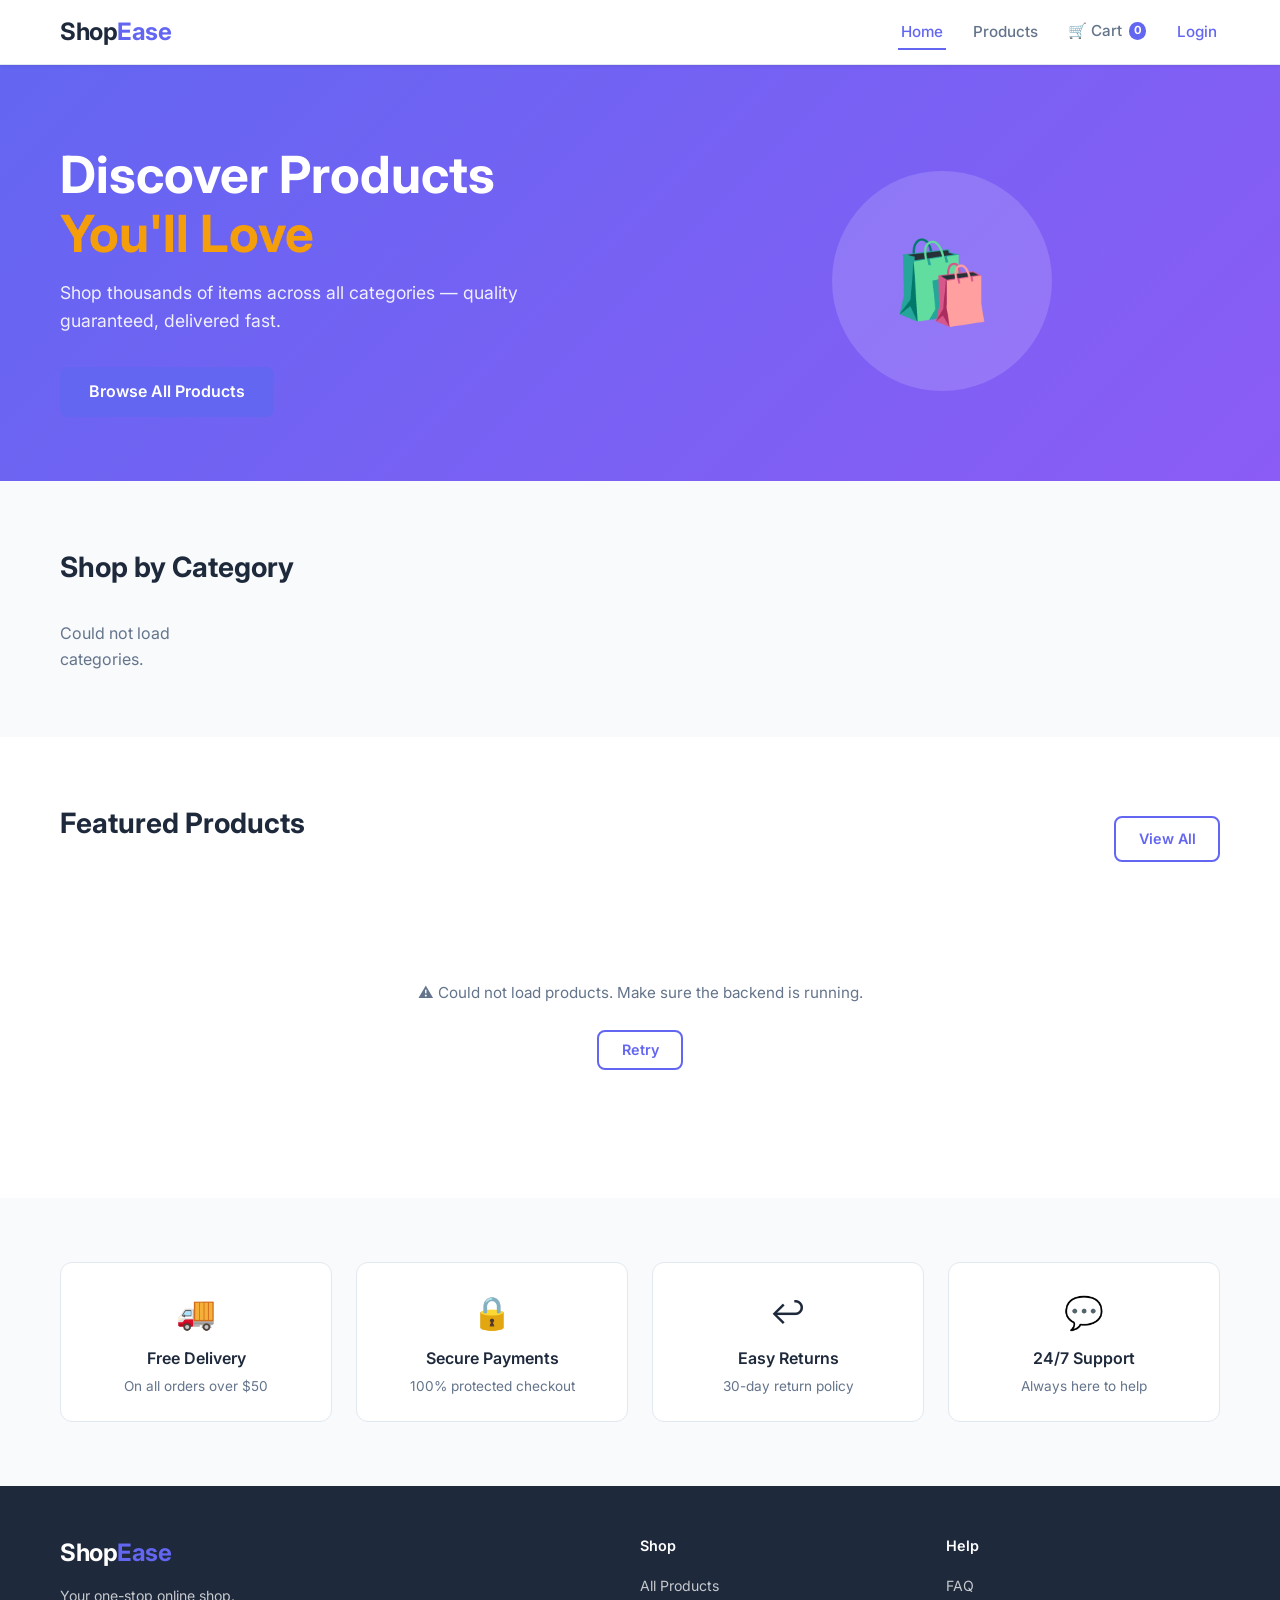
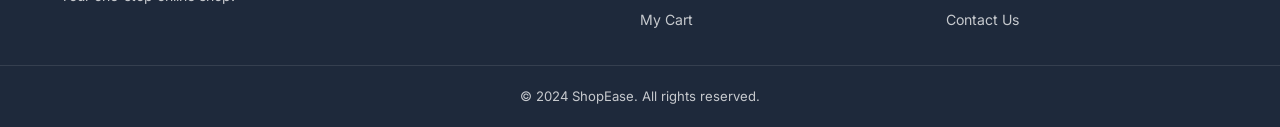
<file: frontend/index.html>
<!DOCTYPE html>
<html lang="en">
<head>
    <meta charset="UTF-8" />
    <meta name="viewport" content="width=device-width, initial-scale=1.0" />
    <title>ShopEase — Your Online Store</title>
    <link rel="stylesheet" href="css/style.css" />
    <link rel="preconnect" href="https://fonts.googleapis.com" />
    <link href="https://fonts.googleapis.com/css2?family=Inter:wght@300;400;500;600;700&display=swap" rel="stylesheet" />
</head>
<body>
    <!-- ======== NAVBAR ======== -->
    <nav class="navbar">
        <div class="container nav-inner">
            <a href="index.html" class="logo">Shop<span>Ease</span></a>
            <ul class="nav-links">
                <li><a href="index.html" class="active">Home</a></li>
                <li><a href="products.html">Products</a></li>
                <li>
                    <a href="cart.html" class="cart-link">
                        🛒 Cart
                        <span class="cart-badge" id="cartBadge">0</span>
                    </a>
                </li>
            </ul>
            <button class="hamburger" id="hamburger" aria-label="Menu">☰</button>
        </div>
    </nav>

    <!-- ======== HERO ======== -->
    <section class="hero">
        <div class="container hero-content">
            <div class="hero-text">
                <h1>Discover Products<br/><span>You'll Love</span></h1>
                <p>Shop thousands of items across all categories — quality guaranteed, delivered fast.</p>
                <a href="products.html" class="btn btn-primary btn-lg">Browse All Products</a>
            </div>
            <div class="hero-image">
                <div class="hero-illustration">
                    <div class="hero-circle"></div>
                    <div class="hero-icon">🛍️</div>
                </div>
            </div>
        </div>
    </section>

    <!-- ======== CATEGORIES ======== -->
    <section class="section">
        <div class="container">
            <h2 class="section-title">Shop by Category</h2>
            <div class="categories-grid" id="categoriesGrid">
                <!-- dynamically populated -->
                <div class="skeleton-card"></div>
                <div class="skeleton-card"></div>
                <div class="skeleton-card"></div>
                <div class="skeleton-card"></div>
            </div>
        </div>
    </section>

    <!-- ======== FEATURED PRODUCTS ======== -->
    <section class="section section-alt">
        <div class="container">
            <div class="section-header">
                <h2 class="section-title">Featured Products</h2>
                <a href="products.html" class="btn btn-outline">View All</a>
            </div>
            <div class="products-grid" id="featuredGrid">
                <!-- dynamically populated -->
                <div class="skeleton-card"></div>
                <div class="skeleton-card"></div>
                <div class="skeleton-card"></div>
                <div class="skeleton-card"></div>
            </div>
            <div class="error-state hidden" id="featuredError">
                <p>⚠️ Could not load products. Make sure the backend is running.</p>
                <button class="btn btn-outline" onclick="loadFeatured()">Retry</button>
            </div>
        </div>
    </section>

    <!-- ======== FEATURES STRIP ======== -->
    <section class="section">
        <div class="container">
            <div class="features-strip">
                <div class="feature-item">
                    <span class="feature-icon">🚚</span>
                    <h4>Free Delivery</h4>
                    <p>On all orders over $50</p>
                </div>
                <div class="feature-item">
                    <span class="feature-icon">🔒</span>
                    <h4>Secure Payments</h4>
                    <p>100% protected checkout</p>
                </div>
                <div class="feature-item">
                    <span class="feature-icon">↩️</span>
                    <h4>Easy Returns</h4>
                    <p>30-day return policy</p>
                </div>
                <div class="feature-item">
                    <span class="feature-icon">💬</span>
                    <h4>24/7 Support</h4>
                    <p>Always here to help</p>
                </div>
            </div>
        </div>
    </section>

    <!-- ======== FOOTER ======== -->
    <footer class="footer">
        <div class="container footer-inner">
            <div class="footer-brand">
                <a href="index.html" class="logo">Shop<span>Ease</span></a>
                <p>Your one-stop online shop.</p>
            </div>
            <div class="footer-links">
                <h5>Shop</h5>
                <ul>
                    <li><a href="products.html">All Products</a></li>
                    <li><a href="cart.html">My Cart</a></li>
                </ul>
            </div>
            <div class="footer-links">
                <h5>Help</h5>
                <ul>
                    <li><a href="#">FAQ</a></li>
                    <li><a href="#">Contact Us</a></li>
                </ul>
            </div>
        </div>
        <div class="footer-bottom">
            <p>&copy; 2024 ShopEase. All rights reserved.</p>
        </div>
    </footer>

    <!-- Toast notification -->
    <div class="toast hidden" id="toast"></div>

    <script src="js/api.js"></script>
    <script src="js/auth.js"></script>
    <script src="js/main.js"></script>
</body>
</html>
</file>
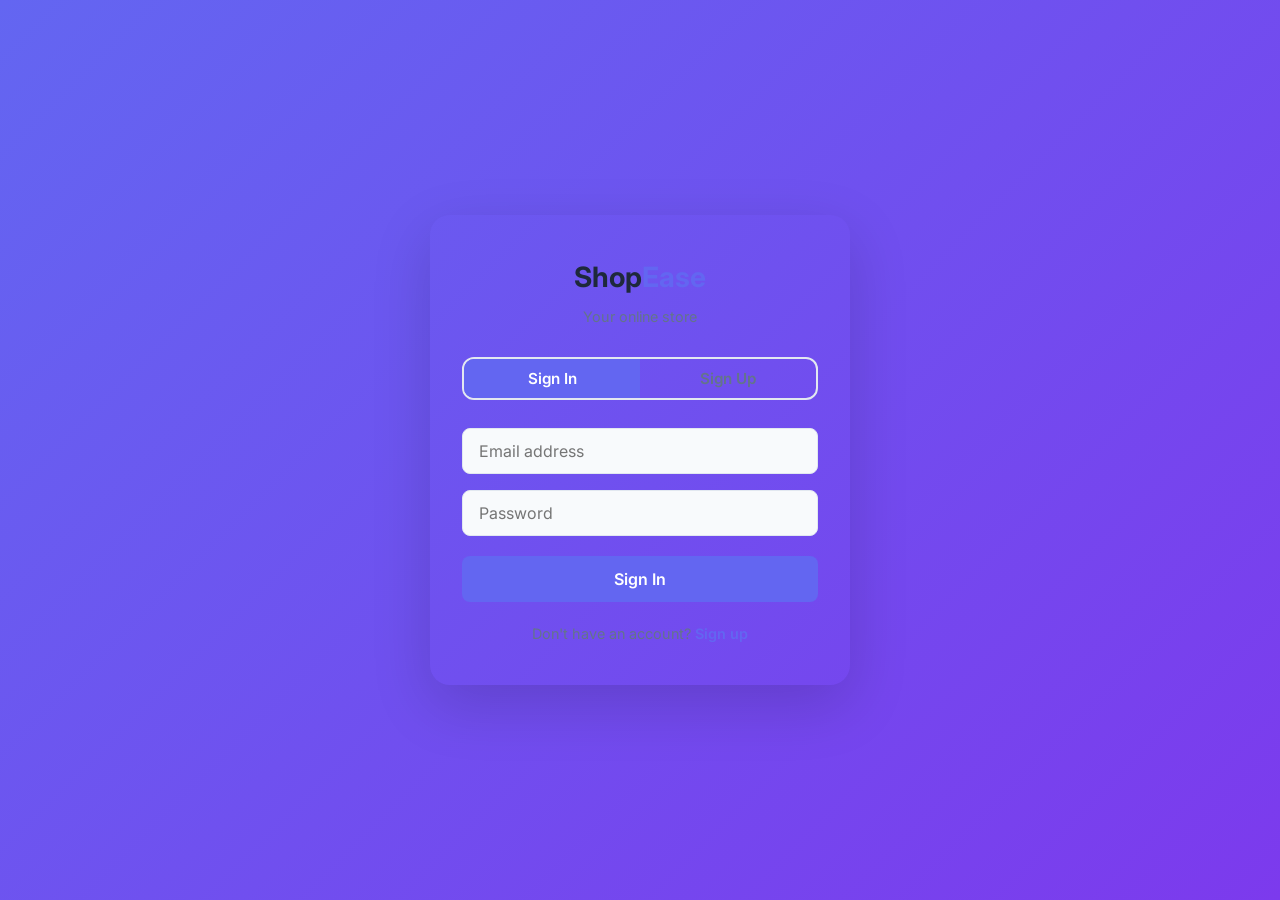
<file: frontend/cart.html>
<!DOCTYPE html>
<html lang="en">
<head>
    <meta charset="UTF-8" />
    <meta name="viewport" content="width=device-width, initial-scale=1.0" />
    <title>My Cart — ShopEase</title>
    <link rel="stylesheet" href="css/style.css" />
    <link rel="preconnect" href="https://fonts.googleapis.com" />
    <link href="https://fonts.googleapis.com/css2?family=Inter:wght@300;400;500;600;700&display=swap" rel="stylesheet" />
</head>
<body>
    <!-- NAVBAR -->
    <nav class="navbar">
        <div class="container nav-inner">
            <a href="index.html" class="logo">Shop<span>Ease</span></a>
            <ul class="nav-links">
                <li><a href="index.html">Home</a></li>
                <li><a href="products.html">Products</a></li>
                <li>
                    <a href="cart.html" class="cart-link active">
                        🛒 Cart
                        <span class="cart-badge" id="cartBadge">0</span>
                    </a>
                </li>
            </ul>
            <button class="hamburger" id="hamburger" aria-label="Menu">☰</button>
        </div>
    </nav>

    <div class="page-header">
        <div class="container">
            <h1>My Cart</h1>
        </div>
    </div>

    <main class="section">
        <div class="container">
            <!-- Loading -->
            <div id="cartLoading" class="cart-loading">
                <div class="spinner"></div>
                <p>Loading your cart...</p>
            </div>

            <!-- Error -->
            <div class="error-state hidden" id="cartError">
                <p>⚠️ Failed to load cart. Make sure the backend API is running.</p>
                <button class="btn btn-outline" id="retryCartBtn">Retry</button>
            </div>

            <!-- Empty cart -->
            <div class="empty-state hidden" id="emptyCart">
                <span class="empty-icon">🛒</span>
                <h3>Your cart is empty</h3>
                <p>Add some products and they'll appear here.</p>
                <a href="products.html" class="btn btn-primary">Start Shopping</a>
            </div>

            <!-- Cart with items -->
            <div class="cart-layout hidden" id="cartLayout">
                <div class="cart-items" id="cartItems"></div>
                <aside class="cart-summary">
                    <h3>Order Summary</h3>
                    <div class="summary-row">
                        <span>Items (<span id="summaryItemCount">0</span>)</span>
                        <span id="summarySubtotal">$0.00</span>
                    </div>
                    <div class="summary-row">
                        <span>Shipping</span>
                        <span id="summaryShipping">Free</span>
                    </div>
                    <div class="summary-divider"></div>
                    <div class="summary-row summary-total">
                        <span>Total</span>
                        <span id="summaryTotal">$0.00</span>
                    </div>

                    <!-- Checkout form -->
                    <form id="checkoutForm" class="checkout-form">
                        <button type="submit" class="btn btn-primary btn-block" id="checkoutBtn">
                            Place Order 🎉
                        </button>
                    </form>

                    <!-- Order success -->
                    <div class="order-success hidden" id="orderSuccess">
                        <div class="success-icon">✅</div>
                        <h3>Order Placed!</h3>
                        <p id="orderSuccessMsg"></p>
                        <a href="products.html" class="btn btn-primary">Continue Shopping</a>
                    </div>
                </aside>
            </div>
        </div>
    </main>

    <footer class="footer">
        <div class="footer-bottom">
            <p>&copy; 2024 ShopEase. All rights reserved.</p>
        </div>
    </footer>

    <div class="toast hidden" id="toast"></div>

    <script src="js/api.js"></script>
    <script src="js/auth.js"></script>
    <script src="js/cart.js"></script>
</body>
</html>
</file>
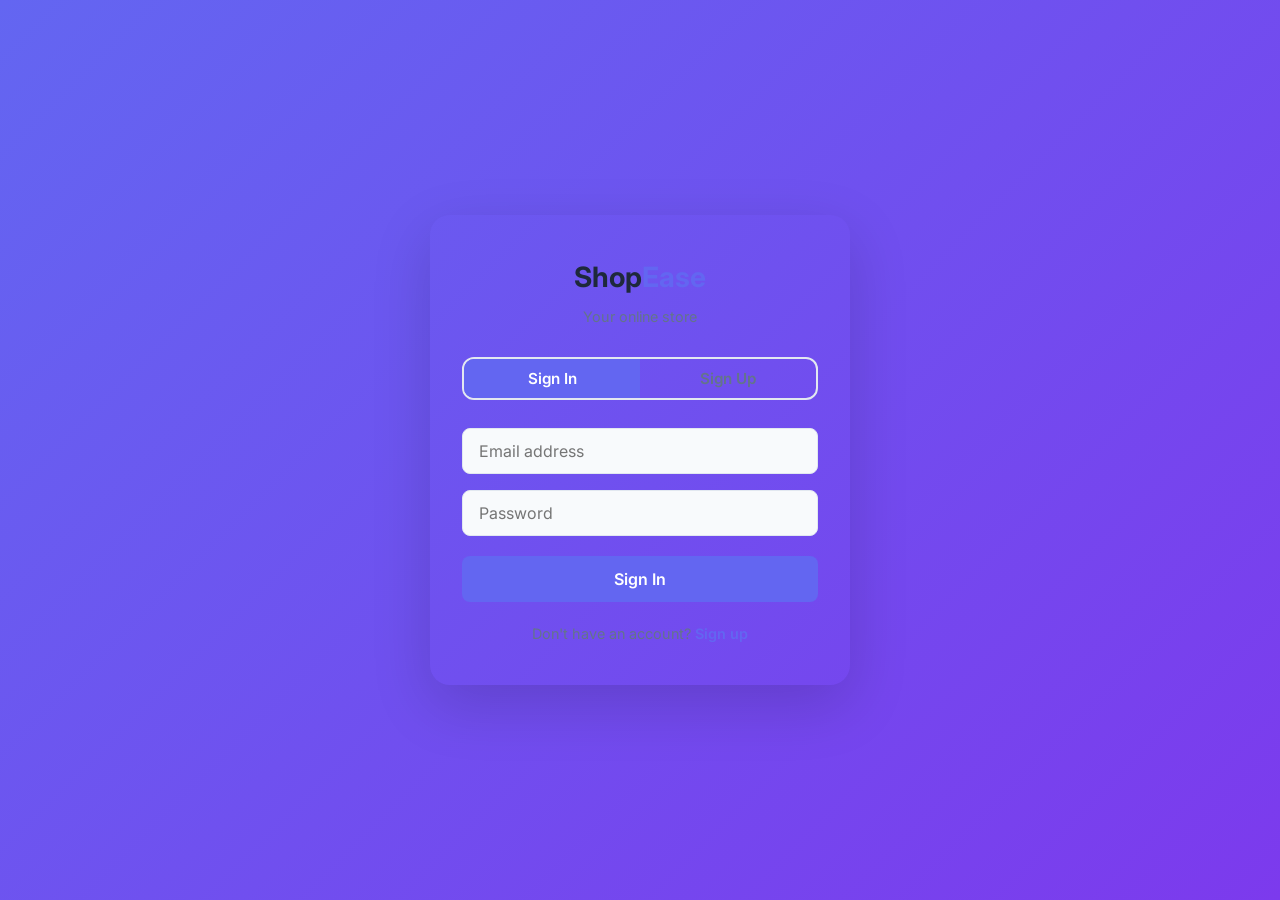
<file: frontend/login.html>
<!DOCTYPE html>
<html lang="en">
<head>
    <meta charset="UTF-8" />
    <meta name="viewport" content="width=device-width, initial-scale=1.0" />
    <title>Login — ShopEase</title>
    <link rel="stylesheet" href="css/style.css" />
    <link rel="preconnect" href="https://fonts.googleapis.com" />
    <link href="https://fonts.googleapis.com/css2?family=Inter:wght@300;400;500;600;700&display=swap" rel="stylesheet" />
    <style>
        /* ── Login page specific styles ── */
        .auth-page {
            min-height: 100vh;
            display: flex;
            align-items: center;
            justify-content: center;
            background: linear-gradient(135deg, var(--primary) 0%, #7c3aed 100%);
            padding: 2rem 1rem;
        }
        .auth-card {
            background: var(--surface);
            border-radius: 1.25rem;
            padding: 2.5rem 2rem;
            width: 100%;
            max-width: 420px;
            box-shadow: 0 20px 60px rgba(0,0,0,0.15);
        }
        .auth-logo {
            text-align: center;
            margin-bottom: 1.75rem;
        }
        .auth-logo a {
            font-size: 1.75rem;
            font-weight: 700;
            color: var(--text);
            text-decoration: none;
        }
        .auth-logo a span { color: var(--primary); }
        .auth-tabs {
            display: flex;
            border: 2px solid var(--border);
            border-radius: 0.75rem;
            overflow: hidden;
            margin-bottom: 1.75rem;
        }
        .auth-tab {
            flex: 1;
            padding: 0.65rem;
            font-weight: 600;
            font-size: 0.95rem;
            border: none;
            background: transparent;
            color: var(--text-muted);
            cursor: pointer;
            transition: background 0.2s, color 0.2s;
        }
        .auth-tab.active {
            background: var(--primary);
            color: #fff;
        }
        .auth-form { display: flex; flex-direction: column; gap: 1rem; }
        .auth-form .input {
            padding: 0.75rem 1rem;
            border: 1.5px solid var(--border);
            border-radius: 0.5rem;
            font-size: 1rem;
            font-family: inherit;
            background: var(--bg);
            color: var(--text);
            outline: none;
            transition: border-color 0.2s;
            width: 100%;
            box-sizing: border-box;
        }
        .auth-form .input:focus { border-color: var(--primary); }
        .auth-form .btn-block {
            width: 100%;
            padding: 0.8rem;
            font-size: 1rem;
            font-weight: 600;
            margin-top: 0.25rem;
        }
        .auth-error {
            background: #fee2e2;
            border: 1px solid #fca5a5;
            color: #b91c1c;
            border-radius: 0.5rem;
            padding: 0.65rem 0.9rem;
            font-size: 0.9rem;
            display: none;
        }
        .auth-error.show { display: block; }
        .auth-switch {
            text-align: center;
            margin-top: 1.25rem;
            font-size: 0.9rem;
            color: var(--text-muted);
        }
        .auth-switch button {
            background: none;
            border: none;
            color: var(--primary);
            font-weight: 600;
            cursor: pointer;
            font-size: inherit;
            padding: 0;
        }
        .form-panel { display: none; }
        .form-panel.active { display: flex; flex-direction: column; gap: 1rem; }
        @media (prefers-color-scheme: dark) {
            .auth-error { background: #450a0a; border-color: #7f1d1d; color: #fca5a5; }
        }
    </style>
</head>
<body>
    <div class="auth-page">
        <div class="auth-card">
            <!-- Logo -->
            <div class="auth-logo">
                <a href="index.html">Shop<span>Ease</span></a>
                <p style="color:var(--text-muted);font-size:0.9rem;margin-top:0.35rem">Your online store</p>
            </div>

            <!-- Tabs -->
            <div class="auth-tabs">
                <button class="auth-tab active" id="tabSignIn" onclick="switchTab('signin')">Sign In</button>
                <button class="auth-tab" id="tabSignUp" onclick="switchTab('signup')">Sign Up</button>
            </div>

            <!-- Error message -->
            <div class="auth-error" id="authError"></div>

            <!-- Sign In Form -->
            <div class="form-panel active" id="panelSignIn">
                <form class="auth-form" id="signInForm" novalidate>
                    <input type="email" name="email" class="input" placeholder="Email address" required autocomplete="email" />
                    <input type="password" name="password" class="input" placeholder="Password" required autocomplete="current-password" />
                    <button type="submit" class="btn btn-primary btn-block" id="signInBtn">Sign In</button>
                </form>
            </div>

            <!-- Sign Up Form -->
            <div class="form-panel" id="panelSignUp">
                <form class="auth-form" id="signUpForm" novalidate>
                    <input type="text" name="fullName" class="input" placeholder="Full name" required autocomplete="name" />
                    <input type="email" name="email" class="input" placeholder="Email address" required autocomplete="email" />
                    <input type="password" name="password" class="input" placeholder="Password (min 6 chars)" required autocomplete="new-password" />
                    <input type="password" name="confirmPassword" class="input" placeholder="Confirm password" required autocomplete="new-password" />
                    <button type="submit" class="btn btn-primary btn-block" id="signUpBtn">Create Account</button>
                </form>
            </div>

            <!-- Switch link -->
            <p class="auth-switch" id="authSwitch">
                Don't have an account?
                <button onclick="switchTab('signup')">Sign up</button>
            </p>
        </div>
    </div>

    <script src="js/api.js"></script>
    <script>
        // If already logged in, skip login page
        if (localStorage.getItem('shopease_token')) {
            window.location.href = 'index.html';
        }

        function switchTab(tab) {
            const isSignIn = tab === 'signin';
            document.getElementById('tabSignIn').classList.toggle('active', isSignIn);
            document.getElementById('tabSignUp').classList.toggle('active', !isSignIn);
            document.getElementById('panelSignIn').classList.toggle('active', isSignIn);
            document.getElementById('panelSignUp').classList.toggle('active', !isSignIn);
            document.getElementById('authSwitch').innerHTML = isSignIn
                ? `Don't have an account? <button onclick="switchTab('signup')">Sign up</button>`
                : `Already have an account? <button onclick="switchTab('signin')">Sign in</button>`;
            clearError();
        }

        function showError(msg) {
            const el = document.getElementById('authError');
            el.textContent = msg;
            el.classList.add('show');
        }

        function clearError() {
            const el = document.getElementById('authError');
            el.textContent = '';
            el.classList.remove('show');
        }

        function setLoading(btnId, loading, text) {
            const btn = document.getElementById(btnId);
            btn.disabled = loading;
            btn.textContent = loading ? 'Please wait…' : text;
        }

        function onAuthSuccess(data) {
            localStorage.setItem('shopease_token', data.token);
            localStorage.setItem('shopease_user', JSON.stringify({
                id: data.id,
                fullName: data.fullName,
                email: data.email,
                role: data.role,
            }));
            window.location.href = 'index.html';
        }

        // Sign In
        document.getElementById('signInForm').addEventListener('submit', async (e) => {
            e.preventDefault();
            clearError();
            const form = e.target;
            const email = form.email.value.trim();
            const password = form.password.value;
            if (!email || !password) { showError('Please fill in all fields.'); return; }

            setLoading('signInBtn', true, 'Sign In');
            try {
                const data = await AuthAPI.login({ email, password });
                onAuthSuccess(data);
            } catch (err) {
                showError(err.message || 'Login failed. Check your credentials.');
            } finally {
                setLoading('signInBtn', false, 'Sign In');
            }
        });

        // Sign Up
        document.getElementById('signUpForm').addEventListener('submit', async (e) => {
            e.preventDefault();
            clearError();
            const form = e.target;
            const fullName = form.fullName.value.trim();
            const email = form.email.value.trim();
            const password = form.password.value;
            const confirmPassword = form.confirmPassword.value;

            if (!fullName || !email || !password || !confirmPassword) {
                showError('Please fill in all fields.'); return;
            }
            if (password !== confirmPassword) {
                showError('Passwords do not match.'); return;
            }
            if (password.length < 6) {
                showError('Password must be at least 6 characters.'); return;
            }

            setLoading('signUpBtn', true, 'Create Account');
            try {
                const data = await AuthAPI.register({ fullName, email, password });
                onAuthSuccess(data);
            } catch (err) {
                showError(err.message || 'Registration failed. Please try again.');
            } finally {
                setLoading('signUpBtn', false, 'Create Account');
            }
        });
    </script>
</body>
</html>
</file>
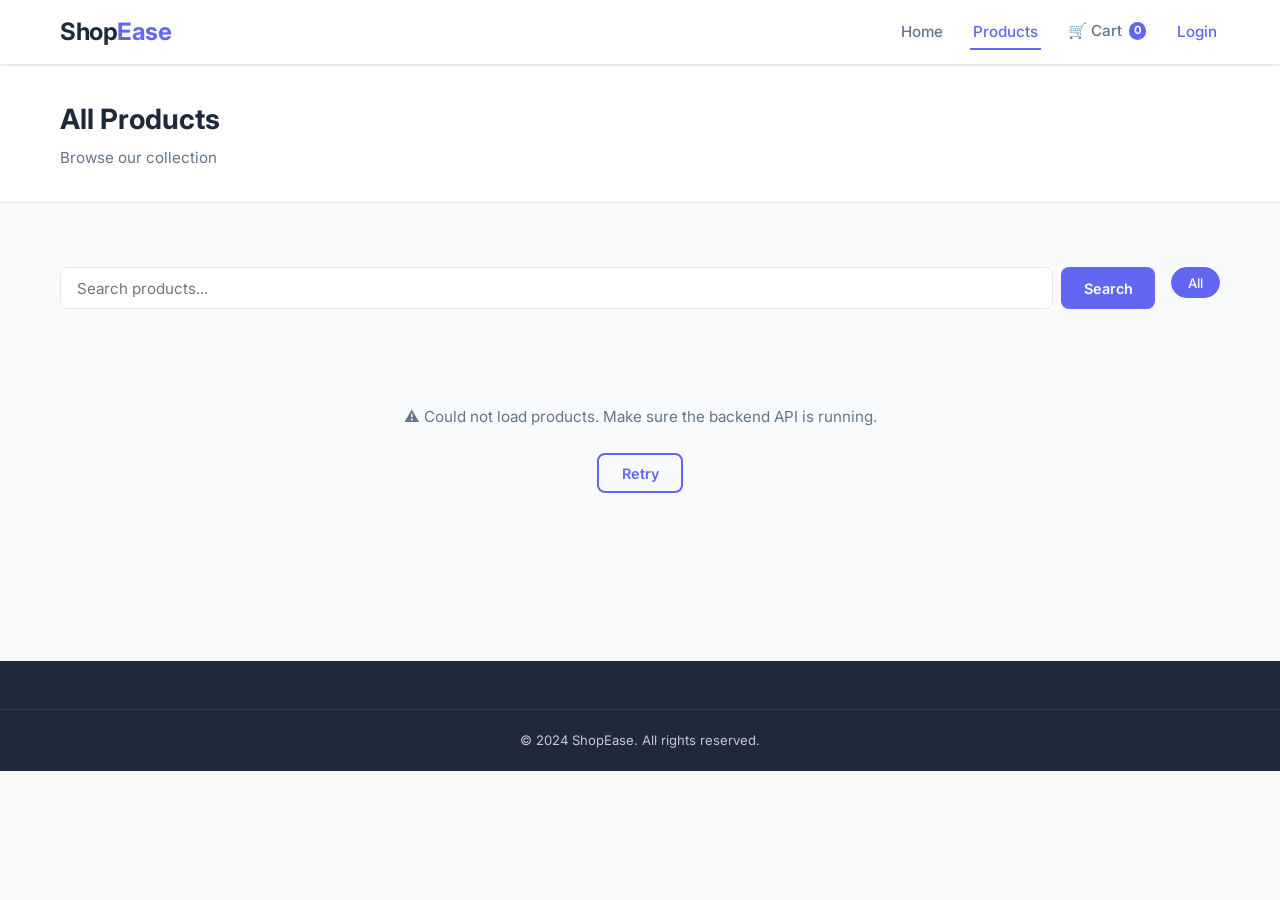
<file: frontend/products.html>
<!DOCTYPE html>
<html lang="en">
<head>
    <meta charset="UTF-8" />
    <meta name="viewport" content="width=device-width, initial-scale=1.0" />
    <title>Products — ShopEase</title>
    <link rel="stylesheet" href="css/style.css" />
    <link rel="preconnect" href="https://fonts.googleapis.com" />
    <link href="https://fonts.googleapis.com/css2?family=Inter:wght@300;400;500;600;700&display=swap" rel="stylesheet" />
</head>
<body>
    <!-- NAVBAR -->
    <nav class="navbar">
        <div class="container nav-inner">
            <a href="index.html" class="logo">Shop<span>Ease</span></a>
            <ul class="nav-links">
                <li><a href="index.html">Home</a></li>
                <li><a href="products.html" class="active">Products</a></li>
                <li>
                    <a href="cart.html" class="cart-link">
                        🛒 Cart
                        <span class="cart-badge" id="cartBadge">0</span>
                    </a>
                </li>
            </ul>
            <button class="hamburger" id="hamburger" aria-label="Menu">☰</button>
        </div>
    </nav>

    <!-- PAGE HEADER -->
    <div class="page-header">
        <div class="container">
            <h1>All Products</h1>
            <p>Browse our collection</p>
        </div>
    </div>

    <!-- MAIN CONTENT -->
    <main class="section">
        <div class="container">
            <!-- Search & Filters -->
            <div class="filters-bar">
                <div class="search-wrapper">
                    <input
                        type="text"
                        id="searchInput"
                        class="input"
                        placeholder="Search products..."
                        aria-label="Search products"
                    />
                    <button class="btn btn-primary" id="searchBtn">Search</button>
                </div>
                <div class="category-filters" id="categoryFilters">
                    <button class="filter-chip active" data-category="">All</button>
                    <!-- more chips added dynamically -->
                </div>
            </div>

            <!-- Results info -->
            <div class="results-info" id="resultsInfo"></div>

            <!-- Loading -->
            <div class="products-grid" id="loadingGrid">
                <div class="skeleton-card"></div>
                <div class="skeleton-card"></div>
                <div class="skeleton-card"></div>
                <div class="skeleton-card"></div>
                <div class="skeleton-card"></div>
                <div class="skeleton-card"></div>
            </div>

            <!-- Products grid -->
            <div class="products-grid hidden" id="productsGrid"></div>

            <!-- Error -->
            <div class="error-state hidden" id="errorState">
                <p>⚠️ Could not load products. Make sure the backend API is running.</p>
                <button class="btn btn-outline" id="retryBtn">Retry</button>
            </div>

            <!-- Empty -->
            <div class="empty-state hidden" id="emptyState">
                <span class="empty-icon">🔍</span>
                <h3>No products found</h3>
                <p>Try a different search or category filter.</p>
            </div>

            <!-- Pagination -->
            <div class="pagination" id="pagination"></div>
        </div>
    </main>

    <!-- FOOTER -->
    <footer class="footer">
        <div class="footer-bottom">
            <p>&copy; 2024 ShopEase. All rights reserved.</p>
        </div>
    </footer>

    <div class="toast hidden" id="toast"></div>

    <script src="js/api.js"></script>
    <script src="js/auth.js"></script>
    <script src="js/products.js"></script>
</body>
</html>
</file>
<file: frontend/css/style.css>
/* =====================================================
   ShopEase — Main Stylesheet
   Clean, modern, mobile-responsive design
   ===================================================== */

/* ---- Reset & Variables ---- */
*, *::before, *::after { box-sizing: border-box; margin: 0; padding: 0; }

:root {
    --primary:       #6366f1;
    --primary-dark:  #4f46e5;
    --primary-light: #e0e7ff;
    --secondary:     #f59e0b;
    --success:       #10b981;
    --danger:        #ef4444;
    --warning:       #f97316;
    --text:          #1e293b;
    --text-muted:    #64748b;
    --border:        #e2e8f0;
    --bg:            #f8fafc;
    --white:         #ffffff;
    --shadow-sm:     0 1px 3px rgba(0,0,0,.08);
    --shadow:        0 4px 16px rgba(0,0,0,.10);
    --shadow-lg:     0 8px 32px rgba(0,0,0,.14);
    --radius:        12px;
    --radius-sm:     8px;
    --transition:    .2s ease;
}

html { scroll-behavior: smooth; }

body {
    font-family: 'Inter', system-ui, sans-serif;
    color: var(--text);
    background: var(--bg);
    line-height: 1.6;
}

a { color: inherit; text-decoration: none; }
ul { list-style: none; }
img { max-width: 100%; display: block; }
button { cursor: pointer; border: none; background: none; font-family: inherit; }
input, textarea, select { font-family: inherit; }

/* ---- Container ---- */
.container {
    max-width: 1200px;
    margin: 0 auto;
    padding: 0 1.25rem;
}

/* ---- Utility ---- */
.hidden { display: none !important; }
.text-center { text-align: center; }

/* ---- Buttons ---- */
.btn {
    display: inline-flex;
    align-items: center;
    gap: .4rem;
    padding: .6rem 1.4rem;
    border-radius: var(--radius-sm);
    font-size: .9rem;
    font-weight: 600;
    transition: all var(--transition);
    white-space: nowrap;
}
.btn-primary {
    background: var(--primary);
    color: var(--white);
}
.btn-primary:hover { background: var(--primary-dark); transform: translateY(-1px); box-shadow: var(--shadow); }
.btn-primary:active { transform: none; }

.btn-outline {
    background: transparent;
    color: var(--primary);
    border: 2px solid var(--primary);
}
.btn-outline:hover { background: var(--primary-light); }

.btn-danger {
    background: var(--danger);
    color: var(--white);
}
.btn-danger:hover { opacity: .85; }

.btn-sm { padding: .35rem .9rem; font-size: .8rem; }
.btn-lg { padding: .75rem 1.8rem; font-size: 1rem; }
.btn-block { width: 100%; justify-content: center; }

.btn:disabled { opacity: .55; cursor: not-allowed; transform: none; }

/* ---- Input ---- */
.input {
    width: 100%;
    padding: .65rem 1rem;
    border: 1.5px solid var(--border);
    border-radius: var(--radius-sm);
    font-size: .95rem;
    color: var(--text);
    background: var(--white);
    transition: border-color var(--transition), box-shadow var(--transition);
    outline: none;
}
.input:focus { border-color: var(--primary); box-shadow: 0 0 0 3px var(--primary-light); }

/* ---- Navbar ---- */
.navbar {
    position: sticky;
    top: 0;
    z-index: 100;
    background: var(--white);
    border-bottom: 1px solid var(--border);
    box-shadow: var(--shadow-sm);
}

.nav-inner {
    display: flex;
    align-items: center;
    justify-content: space-between;
    height: 64px;
}

.logo {
    font-size: 1.5rem;
    font-weight: 700;
    color: var(--text);
    letter-spacing: -.02em;
}
.logo span { color: var(--primary); }

.nav-links {
    display: flex;
    align-items: center;
    gap: 1.5rem;
}

.nav-links a {
    font-size: .95rem;
    font-weight: 500;
    color: var(--text-muted);
    padding: .4rem .2rem;
    border-bottom: 2px solid transparent;
    transition: color var(--transition), border-color var(--transition);
}
.nav-links a:hover,
.nav-links a.active { color: var(--primary); border-bottom-color: var(--primary); }

.cart-link { display: flex; align-items: center; gap: .4rem; }

.cart-badge {
    background: var(--primary);
    color: var(--white);
    font-size: .7rem;
    font-weight: 700;
    min-width: 1.1rem;
    height: 1.1rem;
    border-radius: 999px;
    display: inline-flex;
    align-items: center;
    justify-content: center;
    padding: 0 .25rem;
    animation: pop .2s ease;
}
@keyframes pop { 0%,100% { transform: scale(1); } 50% { transform: scale(1.4); } }

.hamburger {
    display: none;
    font-size: 1.5rem;
    color: var(--text);
}

/* ---- Hero ---- */
.hero {
    background: linear-gradient(135deg, #6366f1 0%, #8b5cf6 100%);
    color: var(--white);
    padding: 5rem 0 4rem;
    overflow: hidden;
}

.hero-content {
    display: flex;
    align-items: center;
    justify-content: space-between;
    gap: 3rem;
}

.hero-text { flex: 1; }

.hero-text h1 {
    font-size: clamp(2rem, 4vw, 3.2rem);
    font-weight: 700;
    line-height: 1.15;
    margin-bottom: 1rem;
}
.hero-text h1 span { color: var(--secondary); }

.hero-text p {
    font-size: 1.1rem;
    opacity: .9;
    margin-bottom: 2rem;
    max-width: 480px;
}

.btn-primary.hero-btn {
    background: var(--white);
    color: var(--primary);
    font-size: 1rem;
}
.btn-primary.hero-btn:hover { background: var(--primary-light); }

.hero-image { flex: 1; display: flex; justify-content: center; }

.hero-illustration {
    position: relative;
    width: 220px;
    height: 220px;
}
.hero-circle {
    width: 100%;
    height: 100%;
    border-radius: 50%;
    background: rgba(255,255,255,.15);
}
.hero-icon {
    position: absolute;
    top: 50%;
    left: 50%;
    transform: translate(-50%,-50%);
    font-size: 5rem;
    animation: float 3s ease-in-out infinite;
}
@keyframes float { 0%,100%{transform:translate(-50%,-50%) translateY(0)} 50%{transform:translate(-50%,-50%) translateY(-14px)} }

/* ---- Sections ---- */
.section { padding: 4rem 0; }
.section-alt { background: var(--white); }

.section-title {
    font-size: 1.75rem;
    font-weight: 700;
    margin-bottom: 2rem;
    color: var(--text);
}

.section-header {
    display: flex;
    align-items: center;
    justify-content: space-between;
    margin-bottom: 2rem;
    flex-wrap: wrap;
    gap: 1rem;
}

/* ---- Categories Grid ---- */
.categories-grid {
    display: grid;
    grid-template-columns: repeat(auto-fill, minmax(160px, 1fr));
    gap: 1rem;
}

.category-card {
    background: var(--white);
    border: 1.5px solid var(--border);
    border-radius: var(--radius);
    padding: 1.5rem 1rem;
    text-align: center;
    cursor: pointer;
    transition: all var(--transition);
    text-decoration: none;
    color: var(--text);
}
.category-card:hover {
    border-color: var(--primary);
    background: var(--primary-light);
    transform: translateY(-3px);
    box-shadow: var(--shadow);
}
.category-card .cat-icon { font-size: 2rem; margin-bottom: .5rem; }
.category-card h4 { font-size: .9rem; font-weight: 600; }

/* ---- Products Grid ---- */
.products-grid {
    display: grid;
    grid-template-columns: repeat(auto-fill, minmax(240px, 1fr));
    gap: 1.5rem;
}

.product-card {
    background: var(--white);
    border: 1.5px solid var(--border);
    border-radius: var(--radius);
    overflow: hidden;
    display: flex;
    flex-direction: column;
    transition: transform var(--transition), box-shadow var(--transition), border-color var(--transition);
    cursor: pointer;
}
.product-card:hover {
    transform: translateY(-4px);
    box-shadow: var(--shadow-lg);
    border-color: var(--primary);
}

.product-card-img {
    width: 100%;
    height: 200px;
    object-fit: cover;
    background: #f1f5f9;
}
.product-card-img-placeholder {
    width: 100%;
    height: 200px;
    background: linear-gradient(135deg, #e0e7ff, #c7d2fe);
    display: flex;
    align-items: center;
    justify-content: center;
    font-size: 3.5rem;
}

.product-card-body {
    padding: 1rem;
    flex: 1;
    display: flex;
    flex-direction: column;
    gap: .4rem;
}

.product-card-category {
    font-size: .72rem;
    font-weight: 600;
    text-transform: uppercase;
    letter-spacing: .06em;
    color: var(--primary);
}

.product-card-name {
    font-size: .95rem;
    font-weight: 600;
    color: var(--text);
    display: -webkit-box;
    -webkit-line-clamp: 2;
    -webkit-box-orient: vertical;
    overflow: hidden;
}

.product-card-price {
    font-size: 1.1rem;
    font-weight: 700;
    color: var(--primary);
    margin-top: auto;
}

.product-card-stock {
    font-size: .78rem;
    color: var(--text-muted);
}
.out-of-stock { color: var(--danger); }

.product-card-footer {
    padding: .75rem 1rem 1rem;
    display: flex;
    gap: .5rem;
}

/* ---- Filters Bar ---- */
.filters-bar {
    display: flex;
    flex-wrap: wrap;
    gap: 1rem;
    align-items: flex-start;
    margin-bottom: 1.5rem;
}

.search-wrapper {
    display: flex;
    gap: .5rem;
    flex: 1;
    min-width: 240px;
}
.search-wrapper .input { flex: 1; }

.category-filters {
    display: flex;
    flex-wrap: wrap;
    gap: .5rem;
    align-items: center;
}

.filter-chip {
    padding: .4rem 1rem;
    border-radius: 999px;
    font-size: .82rem;
    font-weight: 500;
    border: 1.5px solid var(--border);
    background: var(--white);
    color: var(--text-muted);
    cursor: pointer;
    transition: all var(--transition);
}
.filter-chip:hover { border-color: var(--primary); color: var(--primary); background: var(--primary-light); }
.filter-chip.active { background: var(--primary); color: var(--white); border-color: var(--primary); }

.results-info {
    color: var(--text-muted);
    font-size: .88rem;
    margin-bottom: 1rem;
}

/* ---- Pagination ---- */
.pagination {
    display: flex;
    justify-content: center;
    align-items: center;
    gap: .5rem;
    margin-top: 2.5rem;
    flex-wrap: wrap;
}

.page-btn {
    min-width: 2.2rem;
    height: 2.2rem;
    padding: 0 .6rem;
    border-radius: var(--radius-sm);
    font-size: .88rem;
    font-weight: 500;
    border: 1.5px solid var(--border);
    background: var(--white);
    color: var(--text-muted);
    cursor: pointer;
    transition: all var(--transition);
    display: inline-flex;
    align-items: center;
    justify-content: center;
}
.page-btn:hover:not(:disabled) { border-color: var(--primary); color: var(--primary); background: var(--primary-light); }
.page-btn.active { background: var(--primary); color: var(--white); border-color: var(--primary); }
.page-btn:disabled { opacity: .4; cursor: default; }

/* ---- Product Detail ---- */
.page-header {
    background: var(--white);
    border-bottom: 1px solid var(--border);
    padding: 2rem 0;
}
.page-header h1 { font-size: 1.75rem; font-weight: 700; }
.page-header p { color: var(--text-muted); font-size: .95rem; margin-top: .25rem; }

.breadcrumb {
    color: var(--text-muted);
    font-size: .88rem;
    margin-bottom: 2rem;
}
.breadcrumb a { color: var(--primary); }
.breadcrumb a:hover { text-decoration: underline; }

.product-detail {
    display: grid;
    grid-template-columns: 1fr 1fr;
    gap: 3rem;
    align-items: start;
}

.product-image-wrap {
    border-radius: var(--radius);
    overflow: hidden;
    background: #f1f5f9;
    aspect-ratio: 1;
    display: flex;
    align-items: center;
    justify-content: center;
}

.product-detail-img {
    width: 100%;
    height: 100%;
    object-fit: cover;
}

.product-info { display: flex; flex-direction: column; gap: 1rem; }

.category-badge {
    display: inline-block;
    padding: .3rem .8rem;
    background: var(--primary-light);
    color: var(--primary);
    border-radius: 999px;
    font-size: .78rem;
    font-weight: 600;
    text-transform: uppercase;
    letter-spacing: .05em;
}

.product-info h1 { font-size: 1.75rem; font-weight: 700; line-height: 1.25; }

.product-price-large {
    font-size: 2rem;
    font-weight: 700;
    color: var(--primary);
}

.product-description {
    color: var(--text-muted);
    line-height: 1.7;
    font-size: .95rem;
}

.stock-info {
    font-size: .88rem;
    padding: .5rem .75rem;
    border-radius: var(--radius-sm);
    background: #f0fdf4;
    color: var(--success);
    font-weight: 500;
    display: inline-block;
}
.stock-info.low { background: #fff7ed; color: var(--warning); }
.stock-info.none { background: #fef2f2; color: var(--danger); }

.quantity-selector {
    display: flex;
    align-items: center;
    gap: .5rem;
}
.quantity-selector label { font-size: .9rem; font-weight: 500; color: var(--text-muted); }

.qty-btn {
    width: 2rem;
    height: 2rem;
    border-radius: var(--radius-sm);
    background: var(--primary-light);
    color: var(--primary);
    font-size: 1.2rem;
    font-weight: 700;
    display: flex;
    align-items: center;
    justify-content: center;
    transition: background var(--transition);
}
.qty-btn:hover { background: var(--primary); color: var(--white); }

.qty-input {
    width: 3.5rem;
    text-align: center;
    padding: .4rem;
    border: 1.5px solid var(--border);
    border-radius: var(--radius-sm);
    font-size: .95rem;
    font-weight: 600;
}
.qty-input:focus { outline: none; border-color: var(--primary); }

.product-actions { display: flex; gap: 1rem; flex-wrap: wrap; }

/* ---- Cart ---- */
.cart-layout {
    display: grid;
    grid-template-columns: 1fr 360px;
    gap: 2rem;
    align-items: start;
}

.cart-loading {
    display: flex;
    flex-direction: column;
    align-items: center;
    gap: 1rem;
    padding: 3rem;
    color: var(--text-muted);
}

.cart-item {
    display: flex;
    align-items: flex-start;
    gap: 1.25rem;
    padding: 1.25rem;
    background: var(--white);
    border: 1.5px solid var(--border);
    border-radius: var(--radius);
    margin-bottom: 1rem;
    transition: box-shadow var(--transition);
}
.cart-item:hover { box-shadow: var(--shadow); }

.cart-item-img {
    width: 90px;
    height: 90px;
    object-fit: cover;
    border-radius: var(--radius-sm);
    background: #f1f5f9;
    flex-shrink: 0;
}

.cart-item-placeholder {
    width: 90px;
    height: 90px;
    border-radius: var(--radius-sm);
    background: linear-gradient(135deg, #e0e7ff, #c7d2fe);
    display: flex;
    align-items: center;
    justify-content: center;
    font-size: 2rem;
    flex-shrink: 0;
}

.cart-item-info { flex: 1; min-width: 0; }

.cart-item-name {
    font-size: 1rem;
    font-weight: 600;
    margin-bottom: .3rem;
    white-space: nowrap;
    overflow: hidden;
    text-overflow: ellipsis;
}

.cart-item-price { color: var(--text-muted); font-size: .88rem; margin-bottom: .5rem; }

.cart-item-qty-row {
    display: flex;
    align-items: center;
    gap: .5rem;
    flex-wrap: wrap;
}

.cart-subtotal {
    font-weight: 700;
    color: var(--primary);
    font-size: 1.05rem;
    white-space: nowrap;
    text-align: right;
}

/* ---- Cart Summary ---- */
.cart-summary {
    background: var(--white);
    border: 1.5px solid var(--border);
    border-radius: var(--radius);
    padding: 1.5rem;
    position: sticky;
    top: 80px;
}
.cart-summary h3 { font-size: 1.1rem; font-weight: 700; margin-bottom: 1.25rem; }

.summary-row {
    display: flex;
    justify-content: space-between;
    font-size: .9rem;
    color: var(--text-muted);
    margin-bottom: .6rem;
}
.summary-total {
    font-size: 1.1rem;
    font-weight: 700;
    color: var(--text);
}
.summary-divider { height: 1px; background: var(--border); margin: .75rem 0; }

.checkout-form { margin-top: 1.25rem; display: flex; flex-direction: column; gap: .75rem; }
.checkout-form h4 { font-size: .95rem; font-weight: 600; }

.order-success { text-align: center; padding: 1.5rem 0; }
.success-icon { font-size: 3rem; margin-bottom: .75rem; }
.order-success h3 { font-size: 1.1rem; font-weight: 700; margin-bottom: .5rem; color: var(--success); }
.order-success p { color: var(--text-muted); font-size: .9rem; margin-bottom: 1.25rem; }

/* ---- Skeleton Loaders ---- */
.skeleton-card {
    height: 320px;
    border-radius: var(--radius);
    background: linear-gradient(90deg, #f0f0f0 25%, #e0e0e0 50%, #f0f0f0 75%);
    background-size: 200% 100%;
    animation: shimmer 1.5s infinite;
}

@keyframes shimmer {
    0% { background-position: 200% 0; }
    100% { background-position: -200% 0; }
}

.skeleton-detail {
    display: grid;
    grid-template-columns: 1fr 1fr;
    gap: 3rem;
}
.skeleton-img {
    aspect-ratio: 1;
    border-radius: var(--radius);
    background: linear-gradient(90deg, #f0f0f0 25%, #e0e0e0 50%, #f0f0f0 75%);
    background-size: 200% 100%;
    animation: shimmer 1.5s infinite;
}
.skeleton-info { display: flex; flex-direction: column; gap: 1rem; }
.skeleton-line {
    height: 1.5rem;
    border-radius: 4px;
    background: linear-gradient(90deg, #f0f0f0 25%, #e0e0e0 50%, #f0f0f0 75%);
    background-size: 200% 100%;
    animation: shimmer 1.5s infinite;
}
.skeleton-line.short { width: 60%; }

/* ---- Error / Empty States ---- */
.error-state, .empty-state {
    text-align: center;
    padding: 4rem 2rem;
    color: var(--text-muted);
}
.error-state p, .empty-state p { margin: .5rem 0 1.5rem; font-size: .95rem; }
.empty-icon { font-size: 3.5rem; display: block; margin-bottom: .75rem; }

/* ---- Spinner ---- */
.spinner {
    width: 40px;
    height: 40px;
    border: 4px solid var(--border);
    border-top-color: var(--primary);
    border-radius: 50%;
    animation: spin .8s linear infinite;
}
@keyframes spin { to { transform: rotate(360deg); } }

/* ---- Features Strip ---- */
.features-strip {
    display: grid;
    grid-template-columns: repeat(auto-fit, minmax(180px, 1fr));
    gap: 1.5rem;
    text-align: center;
}

.feature-item {
    padding: 1.5rem 1rem;
    border-radius: var(--radius);
    background: var(--white);
    border: 1.5px solid var(--border);
}
.feature-icon { font-size: 2rem; display: block; margin-bottom: .5rem; }
.feature-item h4 { font-size: 1rem; font-weight: 600; margin-bottom: .25rem; }
.feature-item p { font-size: .85rem; color: var(--text-muted); }

/* ---- Footer ---- */
.footer {
    background: var(--text);
    color: rgba(255,255,255,.75);
    padding: 3rem 0 0;
}

.footer-inner {
    display: grid;
    grid-template-columns: 2fr 1fr 1fr;
    gap: 2rem;
    padding-bottom: 2rem;
}

.footer .logo { color: var(--white); display: inline-block; margin-bottom: .75rem; }
.footer-brand p { font-size: .88rem; }

.footer-links h5 { color: var(--white); font-size: .9rem; font-weight: 600; margin-bottom: 1rem; }
.footer-links ul { display: flex; flex-direction: column; gap: .5rem; }
.footer-links a { font-size: .88rem; transition: color var(--transition); }
.footer-links a:hover { color: var(--white); }

.footer-bottom {
    border-top: 1px solid rgba(255,255,255,.1);
    padding: 1.25rem 0;
    text-align: center;
    font-size: .82rem;
}

/* ---- Toast ---- */
.toast {
    position: fixed;
    bottom: 1.5rem;
    right: 1.5rem;
    background: var(--text);
    color: var(--white);
    padding: .8rem 1.5rem;
    border-radius: var(--radius-sm);
    font-size: .88rem;
    font-weight: 500;
    box-shadow: var(--shadow-lg);
    z-index: 999;
    animation: slideUp .3s ease;
    max-width: 320px;
}
.toast.success { background: var(--success); }
.toast.error { background: var(--danger); }

@keyframes slideUp {
    from { transform: translateY(20px); opacity: 0; }
    to { transform: translateY(0); opacity: 1; }
}

/* =====================================================
   RESPONSIVE
   ===================================================== */

/* Tablet */
@media (max-width: 900px) {
    .hero-content { flex-direction: column; text-align: center; }
    .hero-image { display: none; }
    .product-detail { grid-template-columns: 1fr; }
    .cart-layout { grid-template-columns: 1fr; }
    .cart-summary { position: static; }
    .footer-inner { grid-template-columns: 1fr 1fr; }
    .skeleton-detail { grid-template-columns: 1fr; }
}

/* Mobile */
@media (max-width: 600px) {
    .nav-links {
        display: none;
        flex-direction: column;
        position: absolute;
        top: 64px;
        left: 0;
        right: 0;
        background: var(--white);
        border-bottom: 1px solid var(--border);
        padding: 1rem 1.25rem;
        gap: 1rem;
        z-index: 99;
        box-shadow: var(--shadow);
    }
    .nav-links.open { display: flex; }
    .hamburger { display: block; }

    .section { padding: 2.5rem 0; }
    .section-title { font-size: 1.4rem; }

    .products-grid { grid-template-columns: repeat(auto-fill, minmax(160px, 1fr)); gap: 1rem; }
    .product-card-img, .product-card-img-placeholder { height: 150px; }

    .hero { padding: 3rem 0 2.5rem; }
    .hero-text h1 { font-size: 1.75rem; }

    .footer-inner { grid-template-columns: 1fr; }

    .cart-layout { grid-template-columns: 1fr; }
    .cart-item { flex-direction: column; }
    .cart-item-img, .cart-item-placeholder { width: 100%; height: 160px; }

    .filters-bar { flex-direction: column; }
    .search-wrapper { width: 100%; }
}


/* ── Auth navbar styles ── */
.nav-user {
    display: flex;
    align-items: center;
    gap: 0.25rem;
    white-space: nowrap;
}
.nav-user-name {
    font-weight: 500;
    color: var(--text);
    font-size: 0.9rem;
}
.nav-login-link {
    font-weight: 600;
    color: var(--primary) !important;
}
</file>
